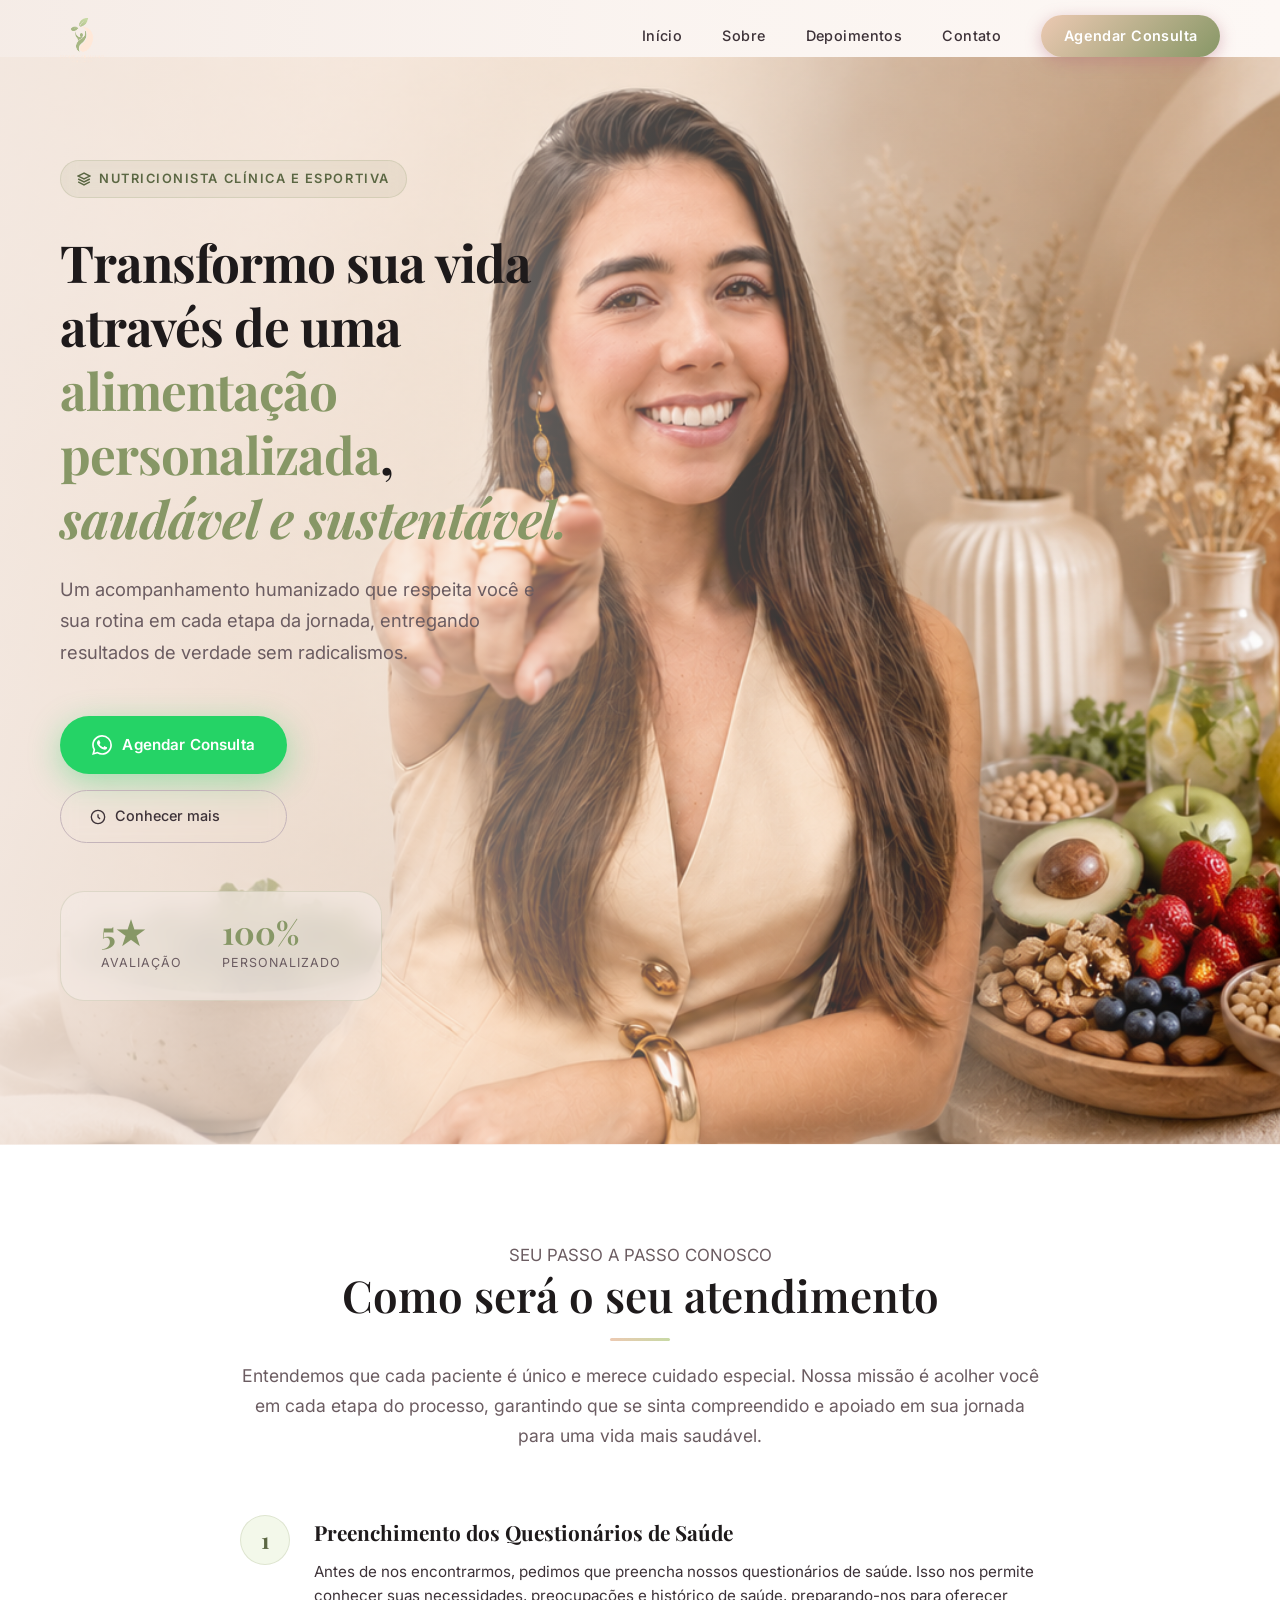
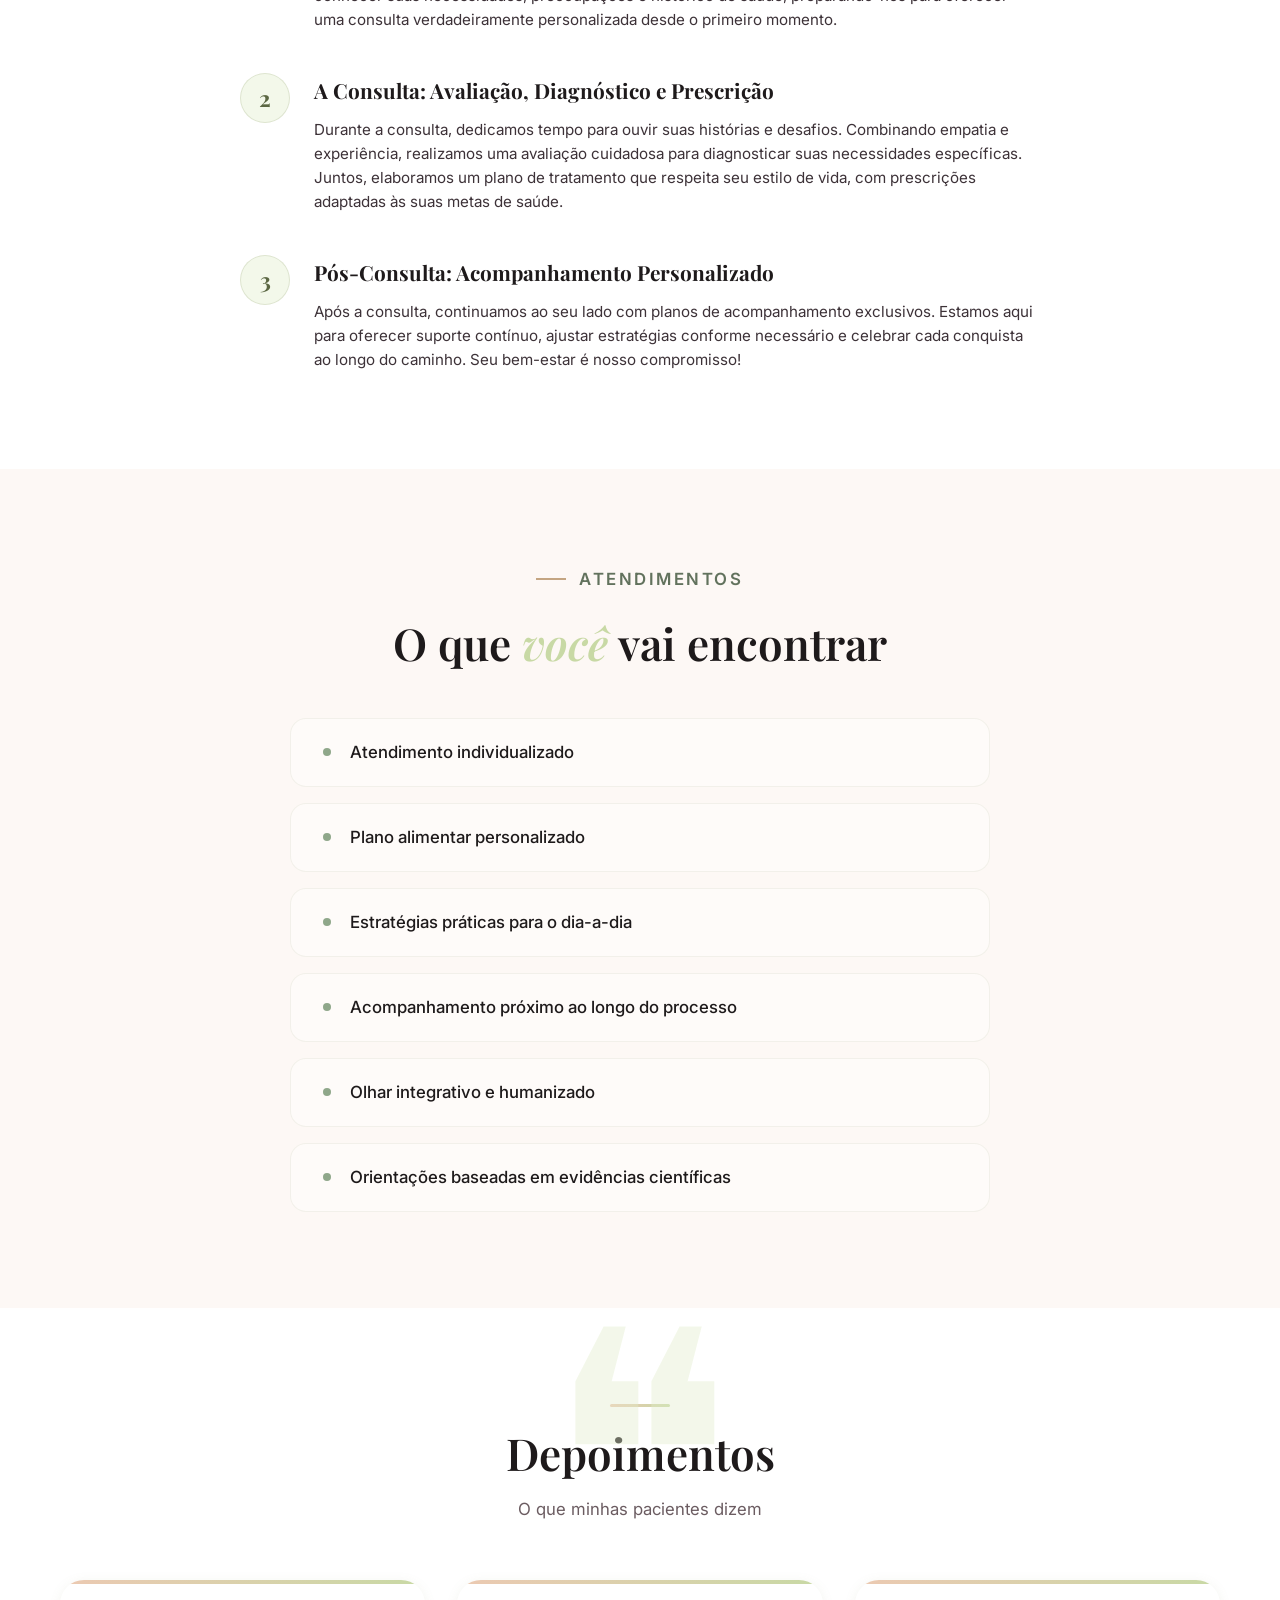
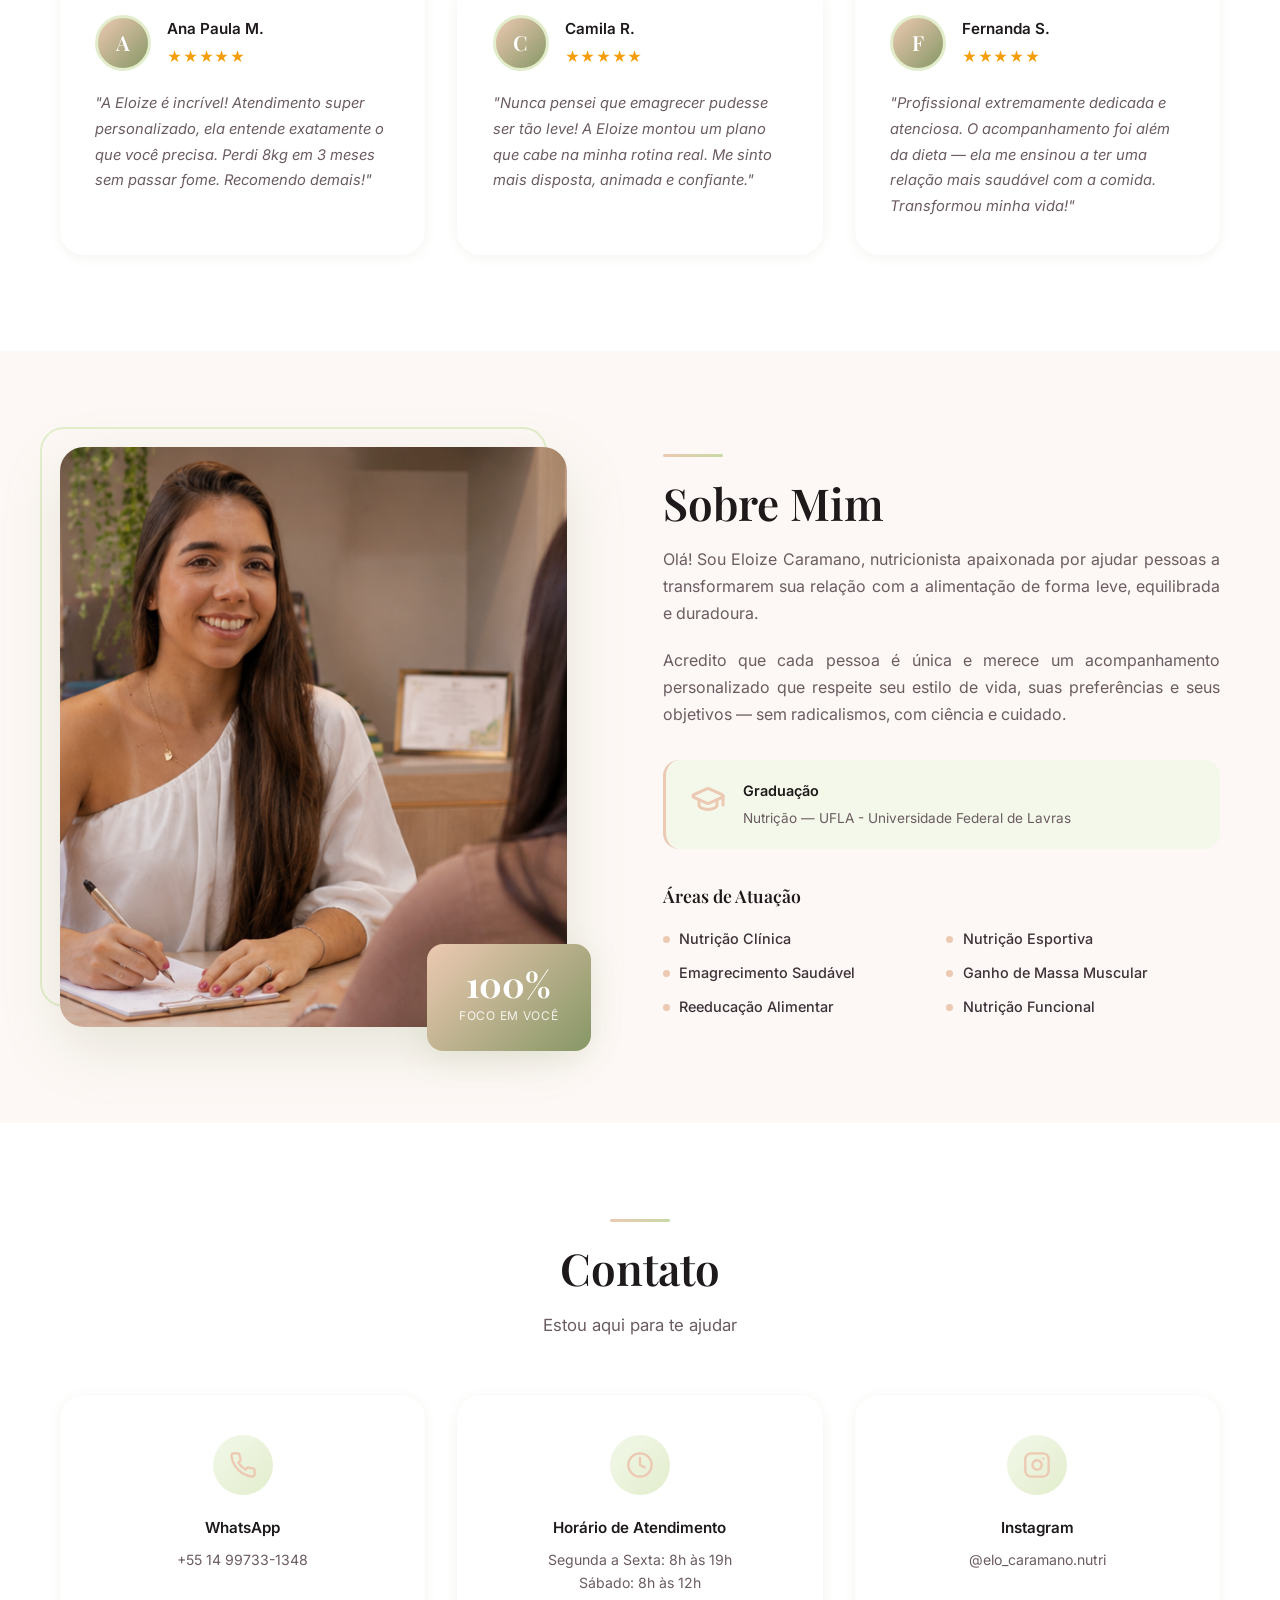
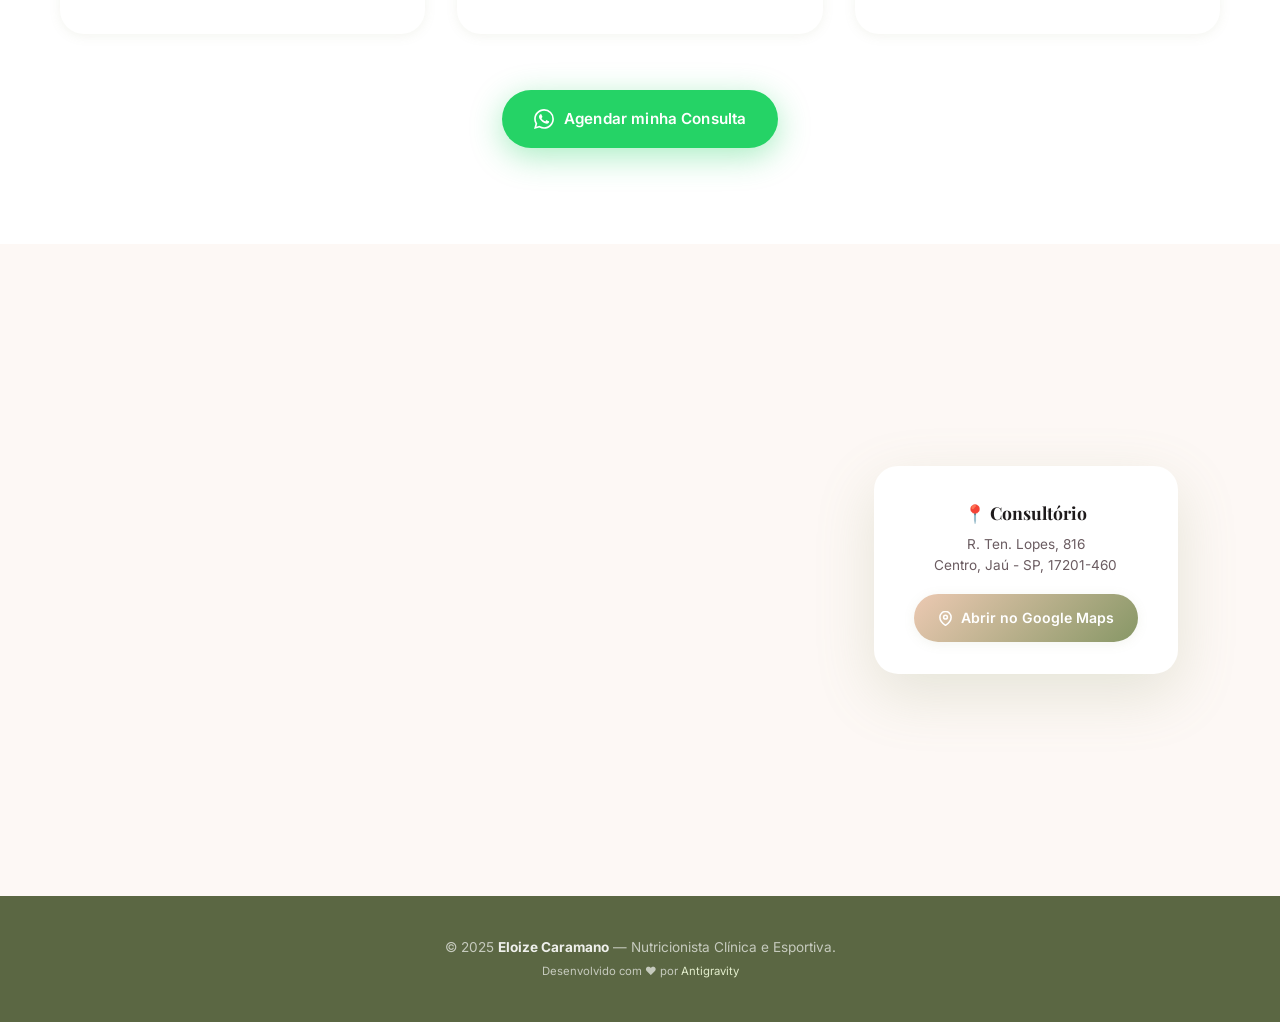
<file: index.html>
<!DOCTYPE html>
<html lang="pt-BR">
<head>
  <meta charset="UTF-8" />
  <meta name="viewport" content="width=device-width, initial-scale=1.0" />
  <title>Eloize Caramano | Nutricionista Clínica e Esportiva</title>
  <meta name="description" content="Nutricionista com atendimento personalizado e humanizado. Transforme sua saúde com uma rotina leve e resultados duradouros." />
  <meta name="author" content="Eloize Caramano" />
  <meta name="keywords" content="nutricionista, nutrição clínica, nutrição esportiva, emagrecimento, reeducação alimentar, Eloize Caramano" />
  <link rel="stylesheet" href="style.css" />
</head>
<body>

  <!-- ══════════ NAV ══════════ -->
  <nav class="navbar" id="navbar">
    <div class="container nav-inner">
      <a href="#inicio" class="nav-logo">
        <img src="images/logoelo.png" alt="Eloize Caramano" style="height: 45px; width: auto;" />
      </a>

      <ul class="nav-links" id="navLinks">
        <li><a href="#inicio">Início</a></li>
        <li><a href="#sobre">Sobre</a></li>
        <li><a href="#depoimentos">Depoimentos</a></li>
        <li><a href="#contato">Contato</a></li>
        <li>
          <a href="https://wa.me/5514997331348" target="_blank" rel="noopener noreferrer" class="nav-cta">
            Agendar Consulta
          </a>
        </li>
      </ul>

      <button class="nav-toggle" id="navToggle" aria-label="Abrir menu">
        <span></span><span></span><span></span>
      </button>
    </div>
  </nav>

  <!-- ══════════ HERO ══════════ -->
  <section id="inicio" class="hero">
    <div class="container hero-inner">
      <div class="hero-content-side">
        <span class="hero-tag">
          <svg width="14" height="14" viewBox="0 0 24 24" fill="none" stroke="currentColor" stroke-width="2.5"><path d="M12 2L2 7l10 5 10-5-10-5zM2 17l10 5 10-5M2 12l10 5 10-5"/></svg>
          Nutricionista Clínica e Esportiva
        </span>

        <h1 class="hero-title" style="font-size: clamp(2.2rem, 4vw, 3.2rem); line-height: 1.25; max-width: 600px; margin-bottom: 1.5rem;">
          Transformo sua vida através de uma
          <strong style="color: var(--mauve);">alimentação personalizada</strong>, <br/>
          <em>saudável e sustentável.</em>
        </h1>

        <p class="hero-description" style="font-size: 1.15rem; max-width: 500px;">
          Um acompanhamento humanizado que respeita você e sua rotina em cada etapa da jornada, entregando resultados de verdade sem radicalismos.
        </p>

        <div class="hero-buttons">
          <a href="https://wa.me/5514997331348" target="_blank" rel="noopener noreferrer" class="btn-whatsapp">
            <svg viewBox="0 0 24 24" width="20" height="20" fill="currentColor">
              <path d="M17.472 14.382c-.297-.149-1.758-.867-2.03-.967-.273-.099-.471-.148-.67.15-.197.297-.767.966-.94 1.164-.173.199-.347.223-.644.075-.297-.15-1.255-.463-2.39-1.475-.883-.788-1.48-1.761-1.653-2.059-.173-.297-.018-.458.13-.606.134-.133.298-.347.446-.52.149-.174.198-.298.298-.497.099-.198.05-.371-.025-.52-.075-.149-.669-1.612-.916-2.207-.242-.579-.487-.5-.669-.51-.173-.008-.371-.01-.57-.01-.198 0-.52.074-.792.372-.272.297-1.04 1.016-1.04 2.479 0 1.462 1.065 2.875 1.213 3.074.149.198 2.096 3.2 5.077 4.487.709.306 1.262.489 1.694.625.712.227 1.36.195 1.871.118.571-.085 1.758-.719 2.006-1.413.248-.694.248-1.289.173-1.413-.074-.124-.272-.198-.57-.347m-5.421 7.403h-.004a9.87 9.87 0 01-5.031-1.378l-.361-.214-3.741.982.998-3.648-.235-.374a9.86 9.86 0 01-1.51-5.26c.001-5.45 4.436-9.884 9.888-9.884 2.64 0 5.122 1.03 6.988 2.898a9.825 9.825 0 012.893 6.994c-.003 5.45-4.437 9.884-9.885 9.884m8.413-18.297A11.815 11.815 0 0012.05 0C5.495 0 .16 5.335.157 11.892c0 2.096.547 4.142 1.588 5.945L.057 24l6.305-1.654a11.882 11.882 0 005.683 1.448h.005c6.554 0 11.89-5.335 11.893-11.893a11.821 11.821 0 00-3.48-8.413Z"/>
            </svg>
            Agendar Consulta
          </a>

          <a href="#sobre" class="btn-outline-dark">
            <svg width="16" height="16" viewBox="0 0 24 24" fill="none" stroke="currentColor" stroke-width="2"><circle cx="12" cy="12" r="10"/><path d="M12 8v4l3 3"/></svg>
            Conhecer mais
          </a>
        </div>

        <div class="hero-stats">
          <div class="hero-stat">
            <span class="number">5★</span>
            <span class="label">Avaliação</span>
          </div>
          <div class="hero-stat">
            <span class="number">100%</span>
            <span class="label">Personalizado</span>
          </div>
        </div>
      </div>
    </div>
  </section>

  <!-- ══════════ PASSO A PASSO ══════════ -->
  <section id="passo-a-passo" class="steps-section">
    <div class="container">
      <div class="text-center fade-in-up">
        <span class="section-subtitle">SEU PASSO A PASSO CONOSCO</span>
        <h2 class="section-title">Como será o seu atendimento</h2>
        <span class="section-rule"></span>
        <p class="steps-intro">
          Entendemos que cada paciente é único e merece cuidado especial. Nossa missão é acolher você em cada etapa do processo, garantindo que se sinta compreendido e apoiado em sua jornada para uma vida mais saudável.
        </p>
      </div>

      <div class="steps-grid">
        <div class="steps-list fade-in-up stagger" style="max-width: 800px; margin: 0 auto;">
          <!-- Passo 1 -->
          <div class="step-item">
            <div class="step-number">1</div>
            <div class="step-content">
              <h3>Preenchimento dos Questionários de Saúde</h3>
              <p>Antes de nos encontrarmos, pedimos que preencha nossos questionários de saúde. Isso nos permite conhecer suas necessidades, preocupações e histórico de saúde, preparando-nos para oferecer uma consulta verdadeiramente personalizada desde o primeiro momento.</p>
            </div>
          </div>

          <!-- Passo 2 -->
          <div class="step-item">
            <div class="step-number">2</div>
            <div class="step-content">
              <h3>A Consulta: Avaliação, Diagnóstico e Prescrição</h3>
              <p>Durante a consulta, dedicamos tempo para ouvir suas histórias e desafios. Combinando empatia e experiência, realizamos uma avaliação cuidadosa para diagnosticar suas necessidades específicas. Juntos, elaboramos um plano de tratamento que respeita seu estilo de vida, com prescrições adaptadas às suas metas de saúde.</p>
            </div>
          </div>

          <!-- Passo 3 -->
          <div class="step-item">
            <div class="step-number">3</div>
            <div class="step-content">
              <h3>Pós-Consulta: Acompanhamento Personalizado</h3>
              <p>Após a consulta, continuamos ao seu lado com planos de acompanhamento exclusivos. Estamos aqui para oferecer suporte contínuo, ajustar estratégias conforme necessário e celebrar cada conquista ao longo do caminho. Seu bem-estar é nosso compromisso!</p>
            </div>
          </div>
        </div>
      </div>
    </div>
  </section>

<!-- ══════════ O QUE VOCÊ VAI ENCONTRAR ══════════ -->
  <section id="entregaveis" class="deliverables-section">
    <div class="container">
      <div class="text-center fade-in-up">
        <span class="section-subtitle" style="display: flex; align-items: center; justify-content: center; gap: 0.8rem; margin-bottom: 1.5rem; font-weight: 600; letter-spacing: 0.15em; color: #62725D;">
          <span style="display: inline-block; width: 30px; height: 1.5px; background: #C4A582;"></span>
          ATENDIMENTOS
        </span>
        <h2 class="section-title" style="margin-bottom: 3rem;">O que <em style="color: var(--rose-mid); font-style: italic;">você</em> vai encontrar</h2>
      </div>

      <div class="deliverables-list fade-in-up stagger">
        <div class="deliverable-item">
          <div class="deliverable-bullet"></div>
          <p>Atendimento individualizado</p>
        </div>
        <div class="deliverable-item">
          <div class="deliverable-bullet"></div>
          <p>Plano alimentar personalizado</p>
        </div>
        <div class="deliverable-item">
          <div class="deliverable-bullet"></div>
          <p>Estratégias práticas para o dia-a-dia</p>
        </div>
        <div class="deliverable-item">
          <div class="deliverable-bullet"></div>
          <p>Acompanhamento próximo ao longo do processo</p>
        </div>
        <div class="deliverable-item">
          <div class="deliverable-bullet"></div>
          <p>Olhar integrativo e humanizado</p>
        </div>
        <div class="deliverable-item">
          <div class="deliverable-bullet"></div>
          <p>Orientações baseadas em evidências científicas</p>
        </div>
      </div>
    </div>
  </section>

<!-- ══════════ DEPOIMENTOS ══════════ -->
  <section id="depoimentos" class="testimonials">
    <div class="container">
      <span class="section-rule"></span>
      <h2 class="section-title text-center">Depoimentos</h2>
      <p class="section-subtitle text-center">O que minhas pacientes dizem</p>

      <div class="testimonials-grid stagger">

        <div class="testimonial-card fade-in">
          <div class="testimonial-header">
            <div class="testimonial-avatar-placeholder">A</div>
            <div>
              <p class="testimonial-name">Ana Paula M.</p>
              <div class="testimonial-stars">★★★★★</div>
            </div>
          </div>
          <p class="testimonial-text">
            "A Eloize é incrível! Atendimento super personalizado, ela entende exatamente o que você precisa. Perdi 8kg em 3 meses sem passar fome. Recomendo demais!"
          </p>
        </div>

        <div class="testimonial-card fade-in">
          <div class="testimonial-header">
            <div class="testimonial-avatar-placeholder">C</div>
            <div>
              <p class="testimonial-name">Camila R.</p>
              <div class="testimonial-stars">★★★★★</div>
            </div>
          </div>
          <p class="testimonial-text">
            "Nunca pensei que emagrecer pudesse ser tão leve! A Eloize montou um plano que cabe na minha rotina real. Me sinto mais disposta, animada e confiante."
          </p>
        </div>

        <div class="testimonial-card fade-in">
          <div class="testimonial-header">
            <div class="testimonial-avatar-placeholder">F</div>
            <div>
              <p class="testimonial-name">Fernanda S.</p>
              <div class="testimonial-stars">★★★★★</div>
            </div>
          </div>
          <p class="testimonial-text">
            "Profissional extremamente dedicada e atenciosa. O acompanhamento foi além da dieta — ela me ensinou a ter uma relação mais saudável com a comida. Transformou minha vida!"
          </p>
        </div>

      </div>
    </div>
  </section>

<!-- ══════════ SOBRE ══════════ -->
  <section id="sobre" class="about">
    <div class="container">
      <div class="about-grid">

        <div class="about-image-wrap fade-in-left">
          <img src="images/image_2.png" alt="Eloize Caramano — Nutricionista" />
          <div class="about-badge">
            <span class="big">100%</span>
            <span class="small">Foco em você</span>
          </div>
        </div>

        <div class="about-content fade-in-right">
          <span class="section-rule left"></span>
          <h2 class="section-title">Sobre Mim</h2>

          <p class="about-text">
            Olá! Sou Eloize Caramano, nutricionista apaixonada por ajudar pessoas a transformarem sua relação com a alimentação de forma leve, equilibrada e duradoura.
          </p>
          <p class="about-text">
            Acredito que cada pessoa é única e merece um acompanhamento personalizado que respeite seu estilo de vida, suas preferências e seus objetivos — sem radicalismos, com ciência e cuidado.
          </p>

          <div class="credentials">
            <div class="credential-item fade-in">
              <div class="credential-icon">
                <svg xmlns="http://www.w3.org/2000/svg" width="36" height="36" viewBox="0 0 24 24" fill="none" stroke="currentColor" stroke-width="2" stroke-linecap="round" stroke-linejoin="round">
                  <path d="M21.42 10.922a1 1 0 0 0-.019-1.838L12.83 5.18a2 2 0 0 0-1.66 0L2.6 9.08a1 1 0 0 0 0 1.832l8.57 3.908a2 2 0 0 0 1.66 0z"/>
                  <path d="M22 10v6"/><path d="M6 12.5V16a6 3 0 0 0 12 0v-3.5"/>
                </svg>
              </div>
              <div class="credential-info">
                <h3>Graduação</h3>
                <p>Nutrição — UFLA - Universidade Federal de Lavras</p>
              </div>
            </div>
          </div>

          <div>
            <h3 class="specialties-title">Áreas de Atuação</h3>
            <ul class="specialties-list">
              <li>Nutrição Clínica</li>
              <li>Nutrição Esportiva</li>
              <li>Emagrecimento Saudável</li>
              <li>Ganho de Massa Muscular</li>
              <li>Reeducação Alimentar</li>
              <li>Nutrição Funcional</li>
            </ul>
          </div>
        </div>

      </div>
    </div>
  </section>

<!-- ══════════ CONTATO ══════════ -->
  <section id="contato" class="contact">
    <div class="container">
      <span class="section-rule"></span>
      <h2 class="section-title text-center">Contato</h2>
      <p class="section-subtitle text-center">Estou aqui para te ajudar</p>

      <div class="contact-grid stagger">



        <div class="contact-card fade-in">
          <div class="contact-icon">
            <svg xmlns="http://www.w3.org/2000/svg" width="28" height="28" viewBox="0 0 24 24" fill="none" stroke="currentColor" stroke-width="2" stroke-linecap="round" stroke-linejoin="round">
              <path d="M22 16.92v3a2 2 0 0 1-2.18 2 19.79 19.79 0 0 1-8.63-3.07 19.5 19.5 0 0 1-6-6 19.79 19.79 0 0 1-3.07-8.67A2 2 0 0 1 4.11 2h3a2 2 0 0 1 2 1.72 12.84 12.84 0 0 0 .7 2.81 2 2 0 0 1-.45 2.11L8.09 9.91a16 16 0 0 0 6 6l1.27-1.27a2 2 0 0 1 2.11-.45 12.84 12.84 0 0 0 2.81.7A2 2 0 0 1 22 16.92z"/>
            </svg>
          </div>
          <h3>WhatsApp</h3>
          <p><a href="https://wa.me/5514997331348" target="_blank" style="color: inherit; text-decoration: none;">+55 14 99733-1348</a></p>
        </div>

        <div class="contact-card fade-in">
          <div class="contact-icon">
            <svg xmlns="http://www.w3.org/2000/svg" width="28" height="28" viewBox="0 0 24 24" fill="none" stroke="currentColor" stroke-width="2" stroke-linecap="round" stroke-linejoin="round">
              <circle cx="12" cy="12" r="10"/>
              <polyline points="12 6 12 12 16 14"/>
            </svg>
          </div>
          <h3>Horário de Atendimento</h3>
          <p>Segunda a Sexta: 8h às 19h<br/>Sábado: 8h às 12h</p>
        </div>

        <div class="contact-card fade-in">
          <div class="contact-icon">
            <svg xmlns="http://www.w3.org/2000/svg" width="28" height="28" viewBox="0 0 24 24" fill="none" stroke="currentColor" stroke-width="2" stroke-linecap="round" stroke-linejoin="round">
              <rect x="2" y="2" width="20" height="20" rx="5" ry="5"/>
              <path d="M16 11.37A4 4 0 1 1 12.63 8 4 4 0 0 1 16 11.37z"/>
              <line x1="17.5" y1="6.5" x2="17.51" y2="6.5"/>
            </svg>
          </div>
          <h3>Instagram</h3>
          <p><a href="https://www.instagram.com/elo_caramano.nutri?igsh=MWJmcXRqOXk5bHV5bQ%3D%3D" target="_blank" style="color: inherit; text-decoration: none;">@elo_caramano.nutri</a></p>
        </div>

      </div>

      <div class="contact-cta">
        <a href="https://wa.me/5514997331348" target="_blank" rel="noopener noreferrer" class="btn-whatsapp">
          <svg viewBox="0 0 24 24" width="20" height="20" fill="currentColor">
            <path d="M17.472 14.382c-.297-.149-1.758-.867-2.03-.967-.273-.099-.471-.148-.67.15-.197.297-.767.966-.94 1.164-.173.199-.347.223-.644.075-.297-.15-1.255-.463-2.39-1.475-.883-.788-1.48-1.761-1.653-2.059-.173-.297-.018-.458.13-.606.134-.133.298-.347.446-.52.149-.174.198-.298.298-.497.099-.198.05-.371-.025-.52-.075-.149-.669-1.612-.916-2.207-.242-.579-.487-.5-.669-.51-.173-.008-.371-.01-.57-.01-.198 0-.52.074-.792.372-.272.297-1.04 1.016-1.04 2.479 0 1.462 1.065 2.875 1.213 3.074.149.198 2.096 3.2 5.077 4.487.709.306 1.262.489 1.694.625.712.227 1.36.195 1.871.118.571-.085 1.758-.719 2.006-1.413.248-.694.248-1.289.173-1.413-.074-.124-.272-.198-.57-.347m-5.421 7.403h-.004a9.87 9.87 0 01-5.031-1.378l-.361-.214-3.741.982.998-3.648-.235-.374a9.86 9.86 0 01-1.51-5.26c.001-5.45 4.436-9.884 9.888-9.884 2.64 0 5.122 1.03 6.988 2.898a9.825 9.825 0 012.893 6.994c-.003 5.45-4.437 9.884-9.885 9.884m8.413-18.297A11.815 11.815 0 0012.05 0C5.495 0 .16 5.335.157 11.892c0 2.096.547 4.142 1.588 5.945L.057 24l6.305-1.654a11.882 11.882 0 005.683 1.448h.005c6.554 0 11.89-5.335 11.893-11.893a11.821 11.821 0 00-3.48-8.413Z"/>
          </svg>
          Agendar minha Consulta
        </a>
      </div>

    </div>
  </section>

<!-- ══════════ MAPA ══════════ -->
  <section class="map-section">
    <div class="map-wrapper">
      <iframe
        src="https://www.google.com/maps?q=R.+Ten.+Lopes,+816+-+Centro,+Jaú+-+SP,+17201-460&output=embed"
        width="100%"
        height="460"
        style="border:0"
        allowfullscreen=""
        loading="lazy"
        title="Localização do consultório"
      ></iframe>

      <div class="map-overlay">
        <h3>📍 Consultório</h3>
        <p>
          R. Ten. Lopes, 816<br/>
          Centro, Jaú - SP, 17201-460
        </p>
        <a
          href="https://maps.app.goo.gl/qTrozMQaPifK3ywe7"
          target="_blank"
          rel="noopener noreferrer"
          class="btn-maps"
        >
          <svg width="15" height="15" viewBox="0 0 24 24" fill="none" stroke="currentColor" stroke-width="2.5"><path d="M21 10c0 7-9 13-9 13s-9-6-9-13a9 9 0 0 1 18 0z"/><circle cx="12" cy="10" r="3"/></svg>
          Abrir no Google Maps
        </a>
      </div>
    </div>
  </section>


  <!-- ══════════ FOOTER ══════════ -->
  <footer>
    <div class="container">
      <p>
        © 2025 <strong>Eloize Caramano</strong> — Nutricionista Clínica e Esportiva.<br/>
        <small>Desenvolvido com ❤️ por <a href="#">Antigravity</a></small>
      </p>
    </div>
  </footer>

  <!-- ══════════ SCRIPTS ══════════ -->
  <script>
    // ── Nav scroll ──
    const navbar  = document.getElementById('navbar');
    const toggle  = document.getElementById('navToggle');
    const links   = document.getElementById('navLinks');

    window.addEventListener('scroll', () => {
      navbar.classList.toggle('scrolled', window.scrollY > 60);
    });

    toggle.addEventListener('click', () => {
      links.classList.toggle('open');
    });

    links.querySelectorAll('a').forEach(a => {
      a.addEventListener('click', () => links.classList.remove('open'));
    });

    // ── Intersection Observer for animations ──
    const observer = new IntersectionObserver((entries) => {
      entries.forEach(entry => {
        if (entry.isIntersecting) {
          entry.target.classList.add('visible');
        }
      });
    }, { threshold: 0.12, rootMargin: '0px 0px -40px 0px' });

    document.querySelectorAll('.fade-in, .fade-in-left, .fade-in-right').forEach(el => {
      observer.observe(el);
    });
  </script>

</body>
</html>
</file>
<file: style.css>
/* ==============================
   ELOISE BORGATO CARAMANO
   Nutricionista — Design System
   ============================== */

@import url('https://fonts.googleapis.com/css2?family=Playfair+Display:ital,wght@0,400;0,500;0,600;0,700;1,400;1,500&family=Inter:wght@300;400;500;600&display=swap');

/* ── Tokens ── */
:root {
  --rose-deep:    #ECC9B2;
  --rose-mid:     #C8D9A5;
  --rose-light:   #E2EDCC;
  --rose-xlight:  #F3F8EA;
  --rose-pale:    #FAFDF5;
  --mauve:        #879766;
  --mauve-dark:   #5B6743;

  --cream:        #FDF8F5;
  --warm-white:   #FFFFFF;
  --gray-900:     #1E1A1B;
  --gray-700:     #3D3238;
  --gray-500:     #6B5C61;
  --gray-300:     #C4B4BA;
  --gray-100:     #F5EFEF;

  --font-serif:   'Playfair Display', serif;
  --font-sans:    'Inter', sans-serif;

  --shadow-sm:    0 2px 12px rgba(135, 151, 102, 0.10);
  --shadow-md:    0 8px 32px rgba(135, 151, 102, 0.15);
  --shadow-lg:    0 20px 60px rgba(135, 151, 102, 0.20);
  --radius-sm:    8px;
  --radius-md:    16px;
  --radius-lg:    24px;
  --radius-xl:    40px;

  --transition:   all 0.35s cubic-bezier(0.25, 0.46, 0.45, 0.94);
}

/* ── Reset & Base ── */
*, *::before, *::after { box-sizing: border-box; margin: 0; padding: 0; }

html { scroll-behavior: smooth; }

body {
  font-family: var(--font-sans);
  background: var(--cream);
  color: var(--gray-700);
  line-height: 1.7;
  overflow-x: hidden;
  -webkit-font-smoothing: antialiased;
}

img { display: block; max-width: 100%; height: auto; }
a  { text-decoration: none; }
ul { list-style: none; }

/* ── Container ── */
.container {
  width: min(1160px, 100% - 3rem);
  margin-inline: auto;
}

/* ── Section spacing ── */
section { padding: 6rem 0; }

/* ── Headings ── */
.section-title {
  font-family: var(--font-serif);
  font-size: clamp(2rem, 4vw, 2.75rem);
  font-weight: 600;
  color: var(--gray-900);
  line-height: 1.2;
  margin-bottom: 1rem;
}

.section-subtitle {
  font-size: 1.05rem;
  color: var(--gray-500);
  margin-bottom: 3.5rem;
  font-weight: 400;
}

.text-center { text-align: center; }

/* ── Decorative rule ── */
.section-rule {
  display: block;
  width: 60px;
  height: 3px;
  background: linear-gradient(90deg, var(--rose-deep), var(--rose-mid));
  border-radius: 2px;
  margin: 0 auto 1.25rem;
}
.section-rule.left { margin: 0 0 1.25rem; }

/* ══════════════════════════════
   NAV
══════════════════════════════ */
.navbar {
  position: fixed;
  top: 0; left: 0; right: 0;
  z-index: 100;
  padding: 1.1rem 0;
  transition: var(--transition);
}

.navbar.scrolled {
  background: rgba(255, 248, 250, 0.92);
  backdrop-filter: blur(16px);
  -webkit-backdrop-filter: blur(16px);
  box-shadow: 0 1px 24px rgba(181,105,122,0.12);
}

.nav-inner {
  display: flex;
  align-items: center;
  justify-content: space-between;
}

.nav-logo {
  font-family: var(--font-serif);
  font-size: 1.25rem;
  font-weight: 600;
  color: var(--mauve-dark);
  letter-spacing: -0.01em;
  transition: var(--transition);
}
.navbar.scrolled .nav-logo { color: var(--mauve-dark); }

.nav-links {
  display: flex;
  gap: 2.5rem;
  align-items: center;
  margin: 0;
  padding: 0;
  transform: translateY(-4px);
}

.nav-links a {
  display: flex;
  align-items: center;
  font-size: 0.9rem;
  font-weight: 500;
  color: var(--gray-700);
  letter-spacing: 0.03em;
  transition: var(--transition);
  position: relative;
}
.navbar.scrolled .nav-links a { color: var(--gray-700); }

.nav-links a::after {
  content: '';
  position: absolute;
  bottom: -3px; left: 0;
  width: 0; height: 2px;
  background: var(--rose-deep);
  border-radius: 1px;
  transition: var(--transition);
}
.nav-links a:hover::after { width: 100%; }
.nav-links a:hover { color: var(--rose-mid) !important; }

.nav-cta {
  display: inline-flex !important;
  align-items: center;
  background: linear-gradient(135deg, var(--rose-deep), var(--mauve)) !important;
  color: white !important;
  padding: 0.55rem 1.4rem;
  border-radius: 50px;
  font-weight: 600 !important;
  box-shadow: 0 4px 16px rgba(181,105,122,0.4);
  transition: var(--transition) !important;
}
.nav-cta:hover { transform: translateY(-2px); box-shadow: 0 8px 24px rgba(181,105,122,0.45) !important; }
.nav-cta::after { display: none !important; }

/* Mobile nav */
.nav-toggle {
  display: none;
  flex-direction: column;
  gap: 5px;
  cursor: pointer;
  padding: 4px;
}
.nav-toggle span {
  width: 26px; height: 2px;
  background: white;
  border-radius: 2px;
  transition: var(--transition);
}
.navbar.scrolled .nav-toggle span { background: var(--gray-700); }

/* ══════════════════════════════
   HERO
══════════════════════════════ */
.hero {
  min-height: 100vh;
  display: flex;
  align-items: flex-start;
  position: relative;
  overflow: hidden;
  background: url('Topo.png') no-repeat calc(100% + 12vw) bottom;
  background-size: auto 95%;
}

.hero::before {
  content: '';
  position: absolute;
  inset: 0;
  background: linear-gradient(to right, rgba(244, 234, 228, 0.85) 0%, rgba(244, 234, 228, 0.3) 50%, transparent 100%);
  pointer-events: none;
}

.hero-inner {
  position: relative;
  z-index: 2;
}

.hero-content-side {
  background: transparent;
  display: flex;
  flex-direction: column;
  justify-content: flex-start;
  padding: 4rem 0 3rem 0;
  position: relative;
  max-width: 580px;
}

.hero-tag {
  display: inline-flex;
  align-items: center;
  gap: 0.5rem;
  background: rgba(135, 151, 102, 0.1);
  border: 1px solid rgba(135, 151, 102, 0.2);
  color: var(--mauve-dark);
  font-size: 0.8rem;
  font-weight: 600;
  letter-spacing: 0.12em;
  text-transform: uppercase;
  padding: 0.45rem 1rem;
  border-radius: 50px;
  margin-bottom: 2rem;
  backdrop-filter: blur(8px);
  width: fit-content;
}

.hero-title {
  font-family: var(--font-serif);
  font-size: clamp(2.4rem, 3.5vw, 3.8rem);
  font-weight: 700;
  color: var(--gray-900);
  line-height: 1.1;
  margin-bottom: 0.75rem;
  letter-spacing: -0.02em;
}

.hero-title em {
  color: var(--mauve);
  font-style: italic;
}

.hero-subtitle {
  font-size: 1.1rem;
  font-weight: 400;
  color: var(--gray-700);
  margin-bottom: 0.75rem;
  letter-spacing: 0.02em;
}

.hero-description {
  font-size: 1rem;
  color: var(--gray-500);
  margin-bottom: 3rem;
  max-width: 360px;
  line-height: 1.7;
}

.hero-buttons {
  display: flex;
  flex-direction: column;
  gap: 1rem;
  width: fit-content;
}

.btn-whatsapp {
  display: inline-flex;
  align-items: center;
  gap: 0.65rem;
  background: #25D366;
  color: white;
  font-weight: 600;
  font-size: 0.95rem;
  padding: 1rem 2rem;
  border-radius: 50px;
  box-shadow: 0 8px 32px rgba(37, 211, 102, 0.4);
  transition: var(--transition);
  letter-spacing: 0.01em;
}
.btn-whatsapp:hover { transform: translateY(-3px); box-shadow: 0 14px 40px rgba(37, 211, 102, 0.5); }

.btn-outline-dark {
  display: inline-flex;
  align-items: center;
  gap: 0.6rem;
  border: 1.5px solid var(--gray-300);
  color: var(--gray-700);
  font-weight: 500;
  font-size: 0.9rem;
  padding: 0.85rem 1.8rem;
  border-radius: 50px;
  transition: var(--transition);
  backdrop-filter: blur(8px);
}
.btn-outline-dark:hover {
  background: rgba(61, 50, 56, 0.05);
  border-color: var(--gray-500);
  color: var(--gray-900);
}

.hero-stats {
  display: inline-flex;
  gap: 2.5rem;
  margin-top: 3rem;
  padding: 1.5rem 2.5rem;
  background: rgba(244, 234, 228, 0.7);
  backdrop-filter: blur(12px);
  -webkit-backdrop-filter: blur(12px);
  border-radius: var(--radius-lg);
  border: 1px solid rgba(135, 151, 102, 0.2);
  width: fit-content;
}

.hero-stat .number {
  font-family: var(--font-serif);
  font-size: 2rem;
  font-weight: 700;
  color: var(--mauve);
  display: block;
  line-height: 1;
}
.hero-stat .label {
  font-size: 0.78rem;
  color: var(--gray-500);
  text-transform: uppercase;
  letter-spacing: 0.08em;
  margin-top: 0.3rem;
}

/* scroll indicator */
.scroll-indicator {
  position: absolute;
  bottom: 2.5rem;
  left: 2.5rem;
  display: flex;
  flex-direction: column;
  align-items: center;
  gap: 0.5rem;
  color: var(--gray-500);
  font-size: 0.72rem;
  letter-spacing: 0.1em;
  text-transform: uppercase;
  z-index: 2;
}
.scroll-indicator .line {
  width: 1px;
  height: 50px;
  background: linear-gradient(to bottom, var(--gray-500), transparent);
  animation: scrollLine 2s ease-in-out infinite;
}
@keyframes scrollLine {
  0%, 100% { opacity: 0.4; transform: scaleY(1); }
  50% { opacity: 1; transform: scaleY(0.6); }
}

/* ══════════════════════════════
   SOBRE
══════════════════════════════ */
.about {
  background: var(--cream);
}

.about-grid {
  display: grid;
  grid-template-columns: 1fr 1.1fr;
  gap: 6rem;
  align-items: center;
}

.about-image-wrap {
  position: relative;
}

.about-image-wrap img {
  width: 100%;
  height: 580px;
  object-fit: cover;
  object-position: top;
  border-radius: var(--radius-lg);
  box-shadow: var(--shadow-lg);
}

.about-image-wrap::before {
  content: '';
  position: absolute;
  top: -20px; left: -20px;
  width: 100%; height: 100%;
  border: 2px solid var(--rose-light);
  border-radius: var(--radius-lg);
  z-index: -1;
}

.about-badge {
  position: absolute;
  bottom: -24px; right: -24px;
  background: linear-gradient(135deg, var(--rose-deep), var(--mauve));
  color: white;
  padding: 1.4rem 2rem;
  border-radius: var(--radius-md);
  box-shadow: var(--shadow-md);
  text-align: center;
}
.about-badge .big { font-family: var(--font-serif); font-size: 2.2rem; font-weight: 700; display: block; line-height: 1; }
.about-badge .small { font-size: 0.75rem; opacity: 0.85; letter-spacing: 0.06em; margin-top: 0.25rem; text-transform: uppercase; }

.about-text {
  font-size: 1rem;
  color: var(--gray-500);
  margin-bottom: 1.2rem;
  text-align: justify;
  hyphens: auto;
}

.credentials {
  display: flex;
  flex-direction: column;
  gap: 1rem;
  margin: 2rem 0;
}

.credential-item {
  display: flex;
  align-items: flex-start;
  gap: 1.1rem;
  padding: 1.2rem 1.5rem;
  background: var(--rose-xlight);
  border-radius: var(--radius-md);
  border-left: 3px solid var(--rose-deep);
  transition: var(--transition);
}
.credential-item:hover { background: var(--rose-light); transform: translateX(4px); }

.credential-icon {
  color: var(--rose-deep);
  flex-shrink: 0;
  margin-top: 2px;
}

.credential-info h3 {
  font-weight: 600;
  font-size: 0.9rem;
  color: var(--gray-900);
  margin-bottom: 0.2rem;
}
.credential-info p {
  font-size: 0.85rem;
  color: var(--gray-500);
}

.specialties-title {
  font-family: var(--font-serif);
  font-size: 1.1rem;
  font-weight: 600;
  color: var(--gray-900);
  margin-bottom: 1rem;
}

.specialties-list {
  display: grid;
  grid-template-columns: 1fr 1fr;
  gap: 0.6rem;
}

.specialties-list li {
  display: flex;
  align-items: center;
  gap: 0.6rem;
  font-size: 0.9rem;
  color: var(--gray-700);
  font-weight: 500;
}
.specialties-list li::before {
  content: '';
  width: 7px; height: 7px;
  background: var(--rose-deep);
  border-radius: 50%;
  flex-shrink: 0;
}

/* ══════════════════════════════
   DEPOIMENTOS
══════════════════════════════ */
.testimonials {
  background: var(--warm-white);
  position: relative;
  overflow: hidden;
}

.testimonials::before {
  content: '❝';
  position: absolute;
  top: -20px; left: 50%;
  transform: translateX(-50%);
  font-size: 22rem;
  color: var(--rose-light);
  opacity: 0.4;
  line-height: 1;
  pointer-events: none;
  font-family: Georgia, serif;
}

.testimonials-grid {
  display: grid;
  grid-template-columns: repeat(3, 1fr);
  gap: 2rem;
  position: relative;
  z-index: 1;
}

.testimonial-card {
  background: var(--warm-white);
  border-radius: var(--radius-lg);
  padding: 2.2rem;
  box-shadow: var(--shadow-sm);
  transition: var(--transition);
  position: relative;
  overflow: hidden;
}

.testimonial-card::before {
  content: '';
  position: absolute;
  top: 0; left: 0; right: 0;
  height: 4px;
  background: linear-gradient(90deg, var(--rose-deep), var(--rose-mid));
  border-radius: var(--radius-lg) var(--radius-lg) 0 0;
}

.testimonial-card:hover {
  transform: translateY(-6px);
  box-shadow: var(--shadow-md);
}

.testimonial-header {
  display: flex;
  align-items: center;
  gap: 1rem;
  margin-bottom: 1.25rem;
}

.testimonial-avatar {
  width: 56px; height: 56px;
  border-radius: 50%;
  object-fit: cover;
  border: 3px solid var(--rose-light);
  flex-shrink: 0;
}

.testimonial-avatar-placeholder {
  width: 56px; height: 56px;
  border-radius: 50%;
  background: linear-gradient(135deg, var(--rose-deep), var(--mauve));
  display: flex;
  align-items: center;
  justify-content: center;
  color: white;
  font-family: var(--font-serif);
  font-size: 1.3rem;
  font-weight: 600;
  flex-shrink: 0;
  border: 3px solid var(--rose-light);
}

.testimonial-name {
  font-weight: 600;
  font-size: 0.95rem;
  color: var(--gray-900);
  margin-bottom: 0.2rem;
}
.testimonial-stars { color: #F59E0B; font-size: 0.9rem; letter-spacing: 0.05em; }

.testimonial-text {
  font-size: 0.92rem;
  color: var(--gray-500);
  line-height: 1.75;
  font-style: italic;
}

/* ══════════════════════════════
   CONSULTÓRIO
══════════════════════════════ */
.office {
  background: var(--warm-white);
}

.office-gallery {
  display: grid;
  grid-template-columns: 1fr 1fr;
  gap: 1.5rem;
}

.gallery-item {
  border-radius: var(--radius-lg);
  overflow: hidden;
  box-shadow: var(--shadow-sm);
  transition: var(--transition);
  aspect-ratio: 4/3;
}

.gallery-item:hover { transform: scale(1.02); box-shadow: var(--shadow-md); }

.gallery-item img {
  width: 100%;
  height: 100%;
  object-fit: cover;
  transition: var(--transition);
}
.gallery-item:hover img { transform: scale(1.05); }

/* ══════════════════════════════
   MAPA
══════════════════════════════ */
.map-section {
  position: relative;
}

.map-wrapper {
  position: relative;
  overflow: hidden;
  border-radius: 0;
  box-shadow: none;
}

.map-wrapper iframe {
  display: block;
  width: 100%;
  height: 460px;
  border: 0;
  filter: saturate(0.8) sepia(0.1);
}

.map-overlay {
  position: absolute;
  top: 50%;
  right: 8%;
  transform: translateY(-50%);
  background: white;
  padding: 2rem 2.5rem;
  border-radius: var(--radius-lg);
  box-shadow: var(--shadow-lg);
  text-align: center;
  min-width: 240px;
}
.map-overlay p {
  font-size: 0.85rem;
  color: var(--gray-500);
  margin-bottom: 1.2rem;
  line-height: 1.5;
}
.map-overlay h3 {
  font-family: var(--font-serif);
  font-size: 1.1rem;
  color: var(--gray-900);
  margin-bottom: 0.4rem;
}

.btn-maps {
  display: inline-flex;
  align-items: center;
  gap: 0.5rem;
  background: linear-gradient(135deg, var(--rose-deep), var(--mauve));
  color: white;
  font-weight: 600;
  font-size: 0.88rem;
  padding: 0.75rem 1.5rem;
  border-radius: 50px;
  box-shadow: var(--shadow-sm);
  transition: var(--transition);
}
.btn-maps:hover { transform: translateY(-2px); box-shadow: var(--shadow-md); }

/* ══════════════════════════════
   CONTATO
══════════════════════════════ */
.contact {
  background: var(--warm-white);
}

.contact-grid {
  display: grid;
  grid-template-columns: repeat(3, 1fr);
  gap: 2rem;
  margin-bottom: 3.5rem;
}

.contact-card {
  background: var(--warm-white);
  border-radius: var(--radius-lg);
  padding: 2.5rem 2rem;
  text-align: center;
  box-shadow: var(--shadow-sm);
  transition: var(--transition);
}
.contact-card:hover { transform: translateY(-5px); box-shadow: var(--shadow-md); }

.contact-icon {
  width: 60px; height: 60px;
  background: linear-gradient(135deg, var(--rose-xlight), var(--rose-light));
  border-radius: 50%;
  display: flex;
  align-items: center;
  justify-content: center;
  margin: 0 auto 1.25rem;
  color: var(--rose-deep);
}

.contact-card h3 {
  font-weight: 600;
  font-size: 0.95rem;
  color: var(--gray-900);
  margin-bottom: 0.5rem;
}
.contact-card p {
  font-size: 0.88rem;
  color: var(--gray-500);
  line-height: 1.6;
}

.contact-cta {
  text-align: center;
}

/* ══════════════════════════════
   FOOTER
══════════════════════════════ */
footer {
  background: var(--mauve-dark);
  color: rgba(255,255,255,0.65);
  padding: 2.5rem 0;
  text-align: center;
  font-size: 0.85rem;
}
footer strong { color: rgba(255,255,255,0.9); }
footer a { color: var(--rose-light); transition: var(--transition); }
footer a:hover { color: white; }

/* ══════════════════════════════
   ANIMATIONS
══════════════════════════════ */
.fade-in {
  opacity: 0;
  transform: translateY(28px);
  transition: opacity 0.7s ease, transform 0.7s ease;
}
.fade-in.visible {
  opacity: 1;
  transform: translateY(0);
}

.fade-in-left {
  opacity: 0;
  transform: translateX(-32px);
  transition: opacity 0.8s ease, transform 0.8s ease;
}
.fade-in-left.visible { opacity: 1; transform: translateX(0); }

.fade-in-right {
  opacity: 0;
  transform: translateX(32px);
  transition: opacity 0.8s ease, transform 0.8s ease;
}
.fade-in-right.visible { opacity: 1; transform: translateX(0); }

/* Stagger children */
.stagger > *:nth-child(1) { transition-delay: 0s; }
.stagger > *:nth-child(2) { transition-delay: 0.1s; }
.stagger > *:nth-child(3) { transition-delay: 0.2s; }
.stagger > *:nth-child(4) { transition-delay: 0.3s; }

/* ══════════════════════════════
   ATENDIMENTOS
══════════════════════════════ */
.deliverables-section {
  background: var(--cream);
}

.deliverables-list {
  display: flex;
  flex-direction: column;
  gap: 1rem;
  max-width: 700px;
  margin: 0 auto;
}

.deliverable-item {
  display: flex;
  align-items: center;
  gap: 1.2rem;
  background: rgba(255, 255, 255, 0.4);
  border: 1px solid rgba(135, 151, 102, 0.1);
  padding: 1.2rem 2rem;
  border-radius: var(--radius-md);
  font-size: 1.05rem;
  color: var(--gray-900);
  font-weight: 500;
  transition: var(--transition);
}

.deliverable-item:hover {
  background: var(--warm-white);
  transform: translateX(4px);
  box-shadow: var(--shadow-sm);
}

.deliverable-bullet {
  width: 8px;
  height: 8px;
  border-radius: 50%;
  background: #8FA78A;
  flex-shrink: 0;
}

/* ══════════════════════════════
   PASSO A PASSO
══════════════════════════════ */
.steps-section {
  background: var(--warm-white);
  overflow: hidden;
}

.steps-intro {
  font-size: 1.1rem;
  color: var(--gray-500);
  max-width: 800px;
  margin: 0 auto 4rem;
  line-height: 1.7;
}

.steps-grid {
  display: grid;
  grid-template-columns: 1fr;
  gap: 4rem;
  align-items: center;
}

.steps-image-wrap {
  position: relative;
  border-radius: var(--radius-xl);
  overflow: hidden;
}

.steps-img {
  width: 100%;
  height: 100%;
  object-fit: cover;
  border-radius: var(--radius-xl);
}

.steps-image-backdrop {
  position: absolute;
  inset: 0;
  border-radius: var(--radius-xl);
  box-shadow: inset 0 0 0 1px rgba(135, 151, 102, 0.15);
  pointer-events: none;
}

.steps-list {
  display: flex;
  flex-direction: column;
  gap: 2.5rem;
}

.step-item {
  display: flex;
  gap: 1.5rem;
}

.step-number {
  flex-shrink: 0;
  width: 50px;
  height: 50px;
  background: var(--rose-xlight);
  color: var(--mauve-dark);
  font-family: var(--font-serif);
  font-size: 1.4rem;
  font-weight: 700;
  display: flex;
  align-items: center;
  justify-content: center;
  border-radius: 50%;
  border: 1px solid rgba(135, 151, 102, 0.2);
}

.step-content h3 {
  font-family: var(--font-serif);
  font-size: 1.3rem;
  color: var(--gray-900);
  margin-bottom: 0.6rem;
}

.step-content p {
  font-size: 0.95rem;
  color: var(--gray-700);
  line-height: 1.6;
}

/* ══════════════════════════════

   RESPONSIVE
══════════════════════════════ */
@media (max-width: 1024px) {
  .hero {
    align-items: flex-start;
    padding-top: 30vh;
    background: #EDDCCE url('images/TopoMobile.png') no-repeat center top;
    background-size: 100% auto;
  }
  .hero::before {
    background: linear-gradient(to bottom, transparent 30%, #EDDCCE 55%);
  }
  .hero-content-side { padding: 0.5rem 0 3rem; max-width: 100%; }
  .about-grid { grid-template-columns: 1fr; gap: 3.5rem; }
  .steps-grid { grid-template-columns: 1fr; gap: 3.5rem; }
  .about-image-wrap, .steps-image-wrap { max-width: 500px; margin: 0 auto; }
  .scroll-indicator { display: none; }
}

@media (max-width: 768px) {
  section { padding: 4.5rem 0; }

  .nav-links { display: none; }
  .nav-toggle { display: none; }

  .hero-stats { gap: 1.5rem; }
  .testimonials-grid { grid-template-columns: 1fr; }
  .office-gallery { grid-template-columns: 1fr; }
  .contact-grid { grid-template-columns: 1fr; }

  .about-image-wrap img { height: 400px; }
  .about-badge { bottom: -16px; right: -8px; padding: 1rem 1.4rem; }

  .map-overlay {
    position: static;
    transform: none;
    border-radius: 0;
    box-shadow: none;
    background: var(--rose-xlight);
  }

  .specialties-list { grid-template-columns: 1fr; }

  .hero-content-side { padding: 1rem 1.5rem 3rem; }
  .hero-title { font-size: 1.6rem !important; line-height: 1.2 !important; margin-bottom: 0.8rem !important; }
  .hero-description { font-size: 0.95rem !important; margin-bottom: 1rem !important; }
  .hero-tag { font-size: 0.7rem !important; padding: 0.5rem 1.2rem !important; margin-bottom: 0.8rem !important; }

  .nav-links.open {
    display: flex;
    flex-direction: column;
    position: fixed;
    inset: 0;
    background: rgba(92, 45, 63, 0.97);
    backdrop-filter: blur(16px);
    justify-content: center;
    align-items: center;
    gap: 2.5rem;
    z-index: 99;
  }
  .nav-links.open a {
    font-size: 1.5rem !important;
    color: white !important;
  }
}
</file>
